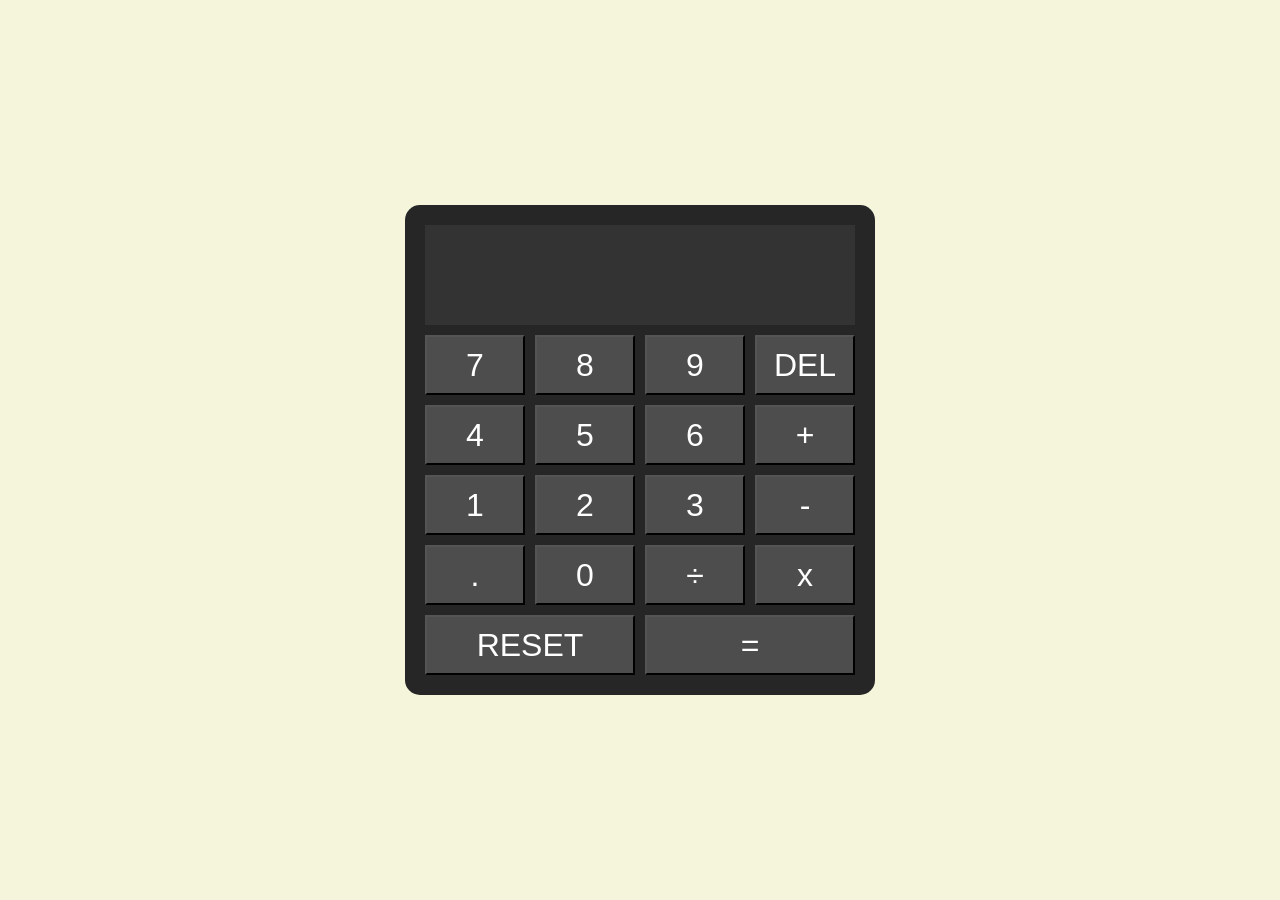
<file: Calculator/index.html>
<!doctype html>
<html lang="en">
  <head>
    <meta charset="UTF-8" />
    <meta name="viewport" content="width=device-width, initial-scale=1.0" />
    <title>Calculator</title>
    <link rel="stylesheet" href="style.css" />
  </head>
  <body>
    <div class="calculator-grid">
      <div class="output">
        <div data-previous-operand class="previous-operand"></div>
        <div data-current-operand class="current-operand"></div>
      </div>
      <button data-number>7</button>
      <button data-number>8</button>
      <button data-number>9</button>
      <button data-delete>DEL</button>
      <button data-number>4</button>
      <button data-number>5</button>
      <button data-number>6</button>
      <button data-operation>+</button>
      <button data-number>1</button>
      <button data-number>2</button>
      <button data-number>3</button>
      <button data-operation>-</button>
      <button data-number>.</button>
      <button data-number>0</button>
      <button data-operation>÷</button>
      <button data-operation>x</button>
      <button data-all-clear class="span-2">RESET</button>
      <button data-equals class="span-2">=</button>
    </div>
    <script src="script.js"></script>
  </body>
</html>
</file>
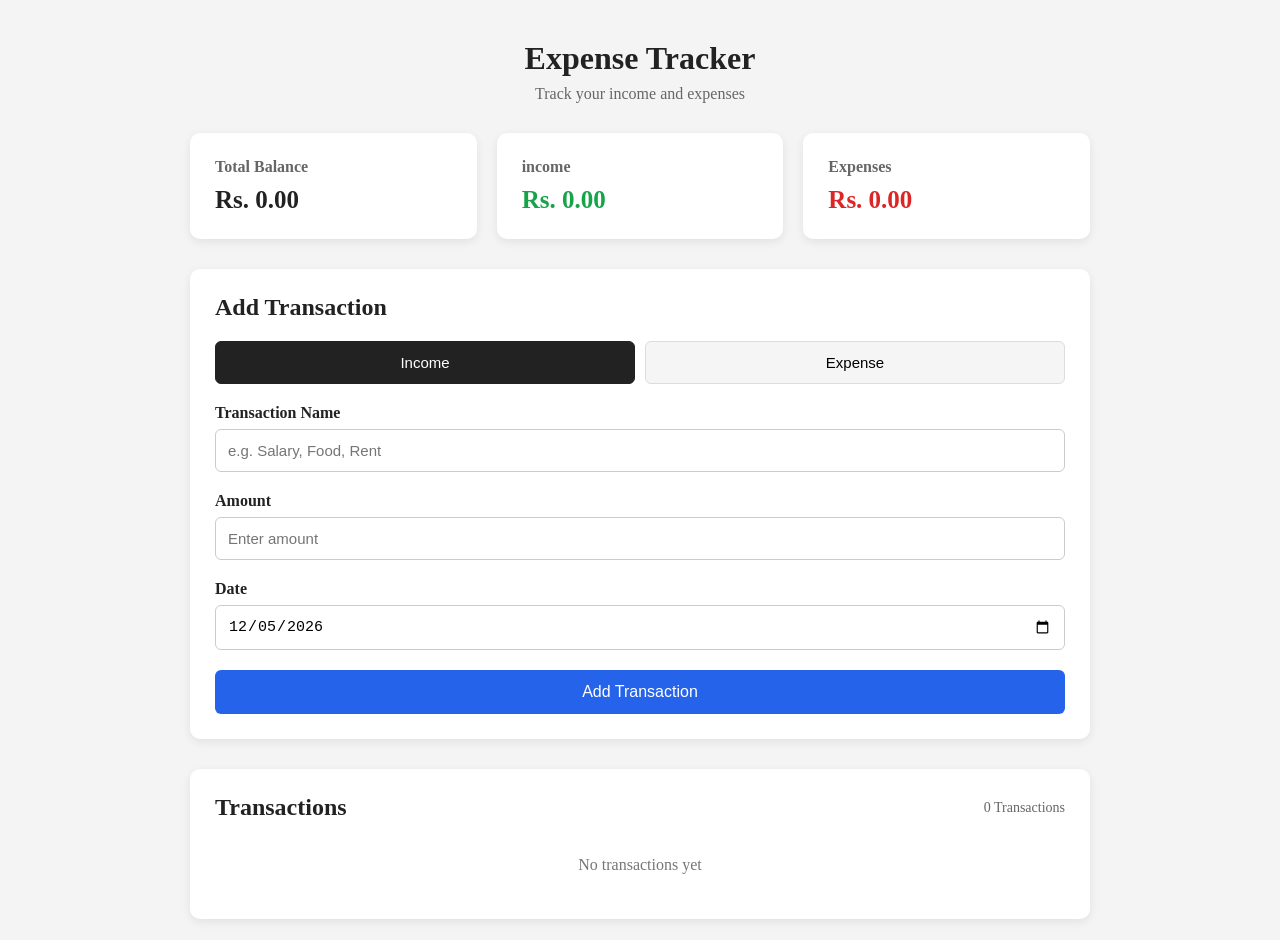
<file: Expense Tracker/index.html>
<!doctype html>
<html lang="en">
  <head>
    <meta charset="UTF-8" />
    <meta name="viewport" content="width=device-width, initial-scale=1.0" />
    <title>Expense Tracker</title>
    <link rel="stylesheet" href="style.css" />
  </head>
  <body>
    <main class="container">
      <header class="header">
        <h1>Expense Tracker</h1>
        <p>Track your income and expenses</p>
      </header>

      <!-- Summary -->
      <section class="summary">
        <div class="summary-card">
          <h3>Total Balance</h3>
          <p id="balance">Rs. 0.00</p>
        </div>

        <div class="summary-card income-card">
          <h3>income</h3>
          <p id="income">Rs. 0.00</p>
        </div>

        <div class="summary-card expense-card">
          <h3>Expenses</h3>
          <p id="expense">Rs. 0.00</p>
        </div>
      </section>

      <!-- Add Transaction -->
      <section class="transaction-form">
        <h2>Add Transaction</h2>
        <div class="type-buttons">
          <button type="button" id="incomeBtn" class="type-btn active">
            Income
          </button>
          <button type="button" id="expenseBtn" class="type-btn">
            Expense
          </button>
        </div>

        <form id="transactionForm">
          <div class="form-group">
            <label for="name">Transaction Name</label>
            <input
              type="text"
              id="name"
              placeholder="e.g. Salary, Food, Rent"
              required
            />
          </div>
          <div class="form-group">
            <label for="amount">Amount</label>
            <input
              type="number"
              id="amount"
              placeholder="Enter amount"
              min="0"
              step="0.01"
              required
            />
          </div>

          <div class="form-group">
            <label for="date">Date</label>
            <input type="date" id="date" required />
          </div>

          <button type="submit" class="submit-btn">Add Transaction</button>
        </form>
      </section>

      <!-- Transactions -->
      <section class="transactions">
        <div class="transactions-header">
          <h2>Transactions</h2>
          <span id="transactionCount">0 Transactions</span>
        </div>

        <div id="transactionList" class="transaction-list">
          <p class="empty-message">No transactions yet</p>
        </div>
      </section>
    </main>
    <script src="script.js"></script>
  </body>
</html>
</file>
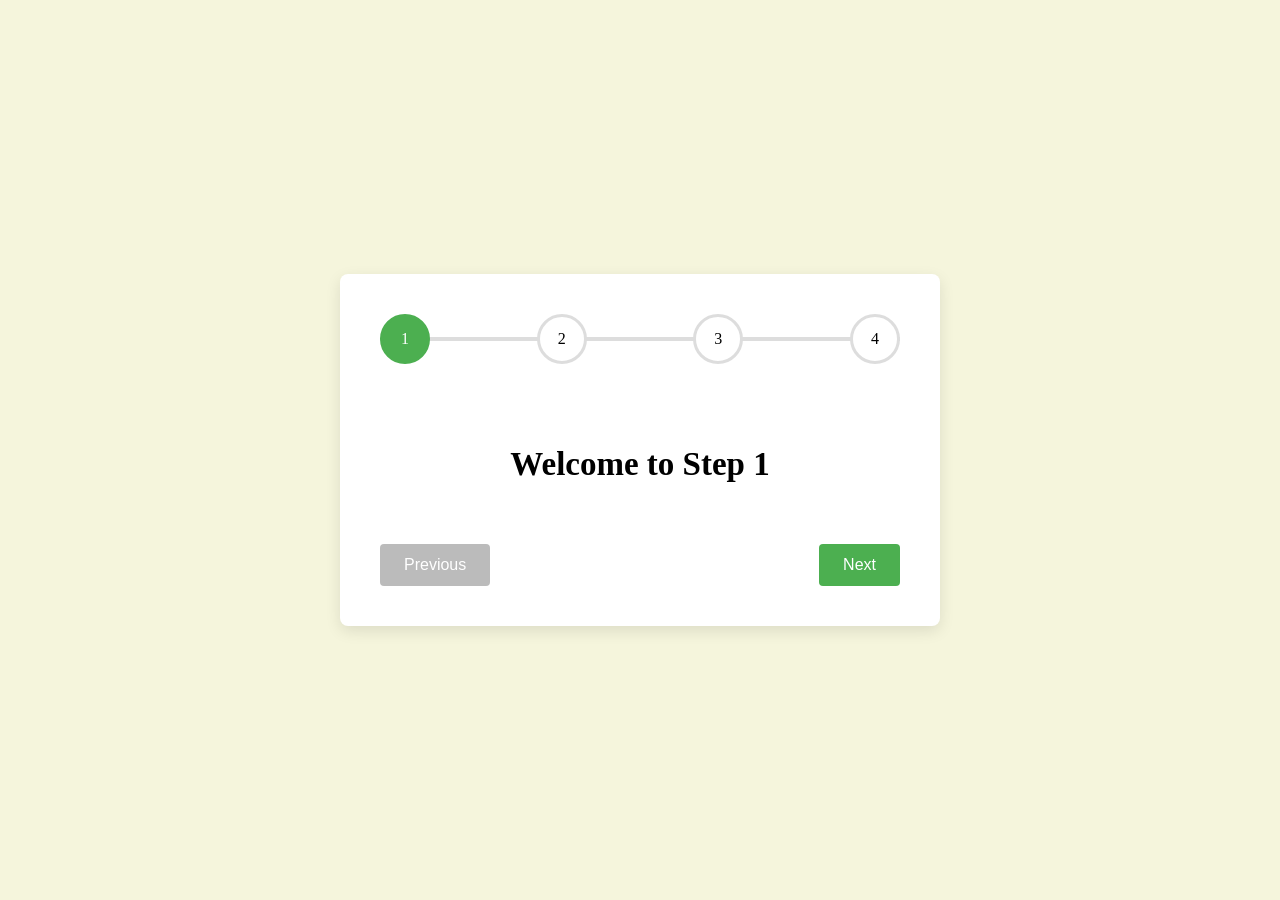
<file: Multi-Step Progress Bar/index.html>
<!doctype html>
<html lang="en">
  <head>
    <meta charset="UTF-8" />
    <meta name="viewport" content="width=device-width, initial-scale=1.0" />
    <title>Multi Step Progress Bar</title>
    <link rel="stylesheet" href="style.css" />
  </head>
  <body>
    <div class="container">
      <!-- Progress Bar -->
      <div class="progress-container">
        <div class="progress" id="progress"></div>
        <div class="circle active">1</div>
        <div class="circle">2</div>
        <div class="circle">3</div>
        <div class="circle">4</div>
      </div>

      <!-- Step Content -->
      <div class="content" id="content">
        <h2>Welcome to Step 1</h2>
      </div>

      <!-- Buttons -->
      <div class="buttons">
        <button id="prev">Previous</button>
        <button id="next">Next</button>
      </div>
    </div>
    <script src="script.js"></script>
  </body>
</html>
</file>
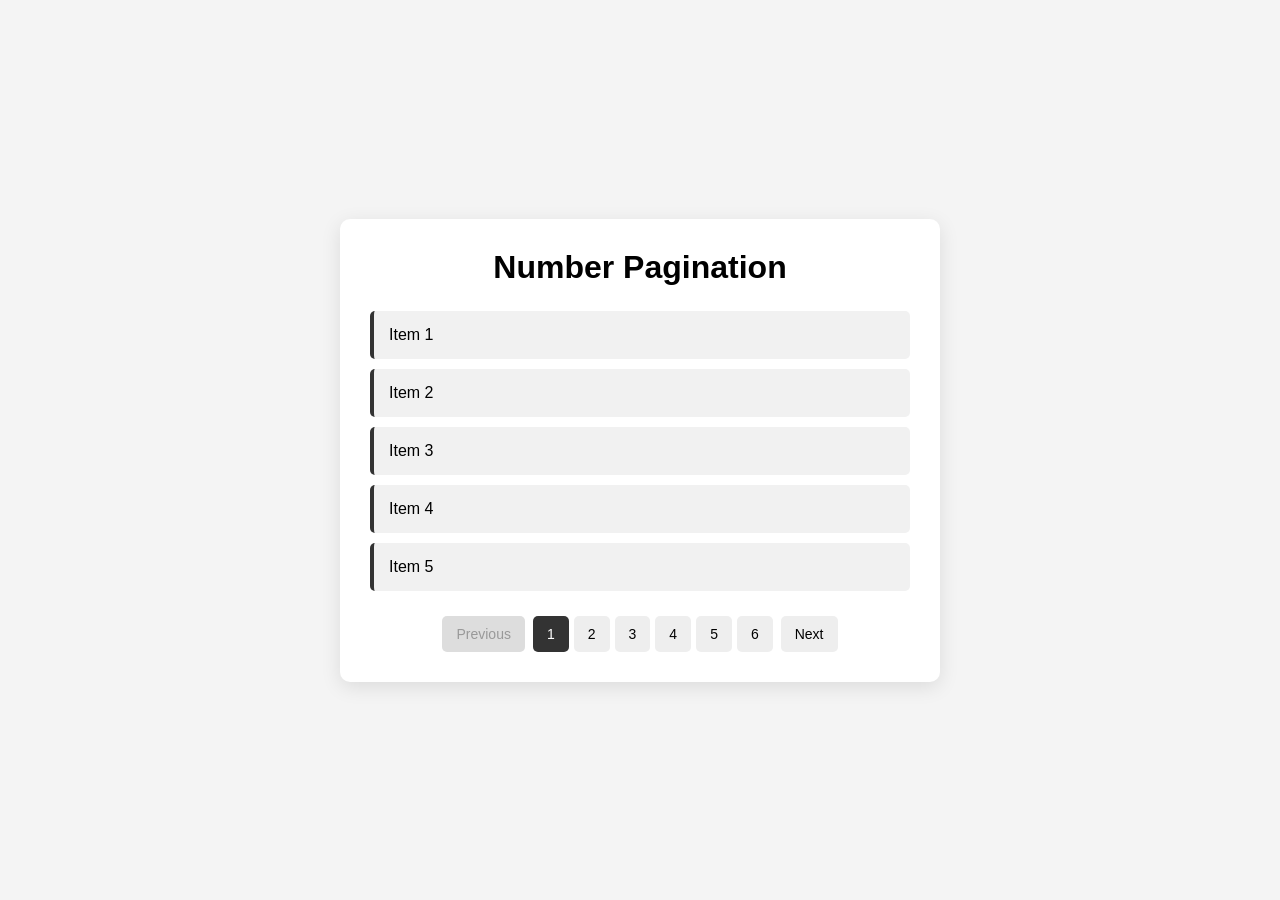
<file: Number Pagination/index.html>
<!doctype html>
<html lang="en">
  <head>
    <meta charset="UTF-8" />
    <meta name="viewport" content="width=device-width, initial-scale=1.0" />
    <title>Number Pagination</title>
    <link rel="stylesheet" href="style.css" />
  </head>
  <body>
    <div class="container">
      <h1>Number Pagination</h1>

      <div id="item-container" class="items"></div>

      <div class="pagination">
        <button id="prev-btn">Previous</button>

        <div id="page-numbers"></div>

        <button id="next-btn">Next</button>
      </div>
    </div>
    <script src="script.js"></script>
  </body>
</html>
</file>
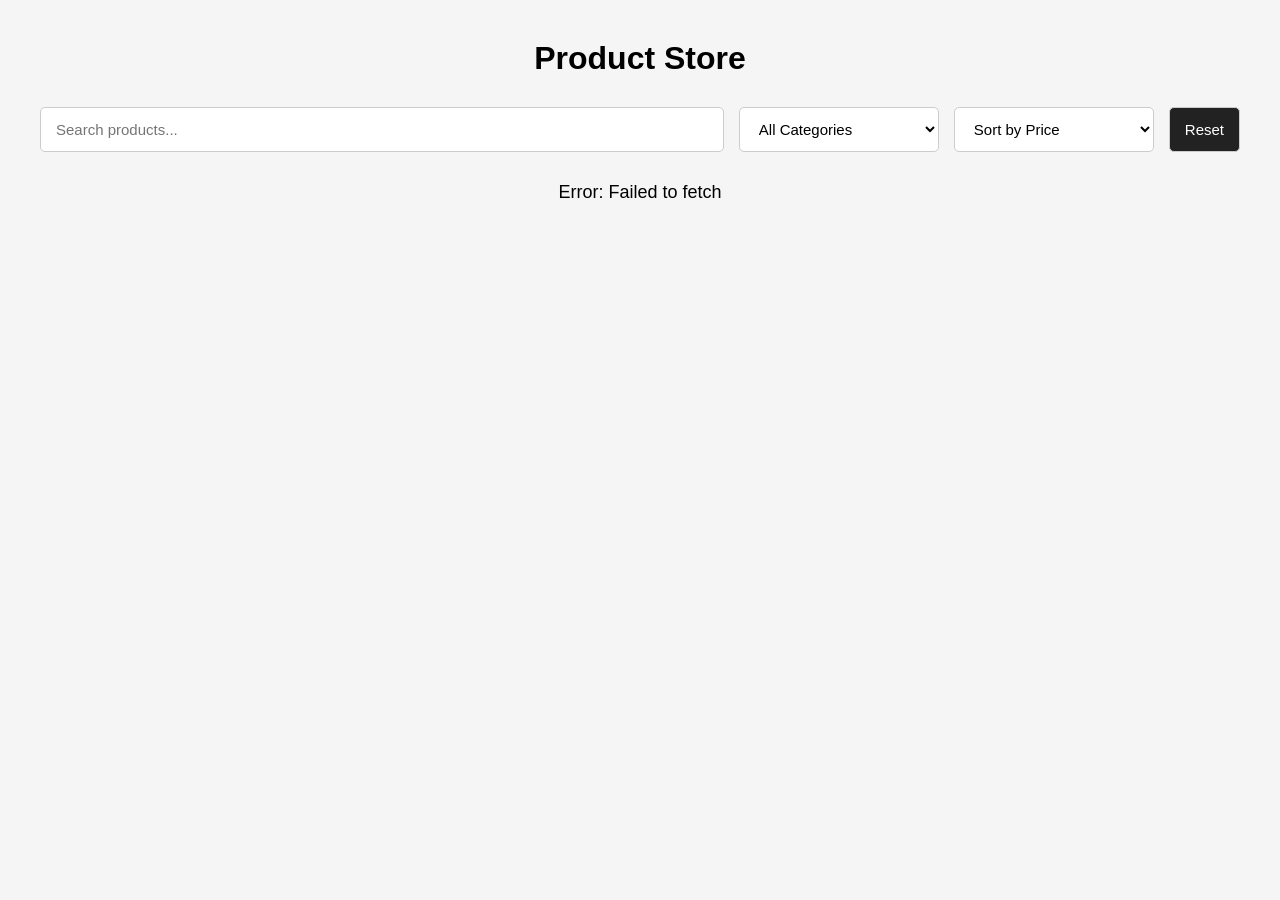
<file: Product Search and Filter with API/index.html>
<!doctype html>
<html lang="en">
  <head>
    <meta charset="UTF-8" />
    <meta name="viewport" content="width=device-width, initial-scale=1.0" />
    <title>Product Search & Filter</title>
    <link rel="stylesheet" href="style.css" />
  </head>
  <body>
    <h1>Product Store</h1>

    <div class="filters">
      <input type="text" id="search-input" placeholder="Search products..." />

      <select id="category-filter">
        <option value="all">All Categories</option>
      </select>

      <select id="price-sort">
        <option value="default">Sort by Price</option>
        <option value="low-high">Price: Low to High</option>
        <option value="high-low">Price: High to Low</option>
      </select>

      <button id="reset-btn">Reset</button>
    </div>

    <p id="loading">Loading products...</p>

    <div class="products-container" id="products-container"></div>

    <div class="pagination" id="pagination"></div>

    <script src="script.js"></script>
  </body>
</html>
</file>
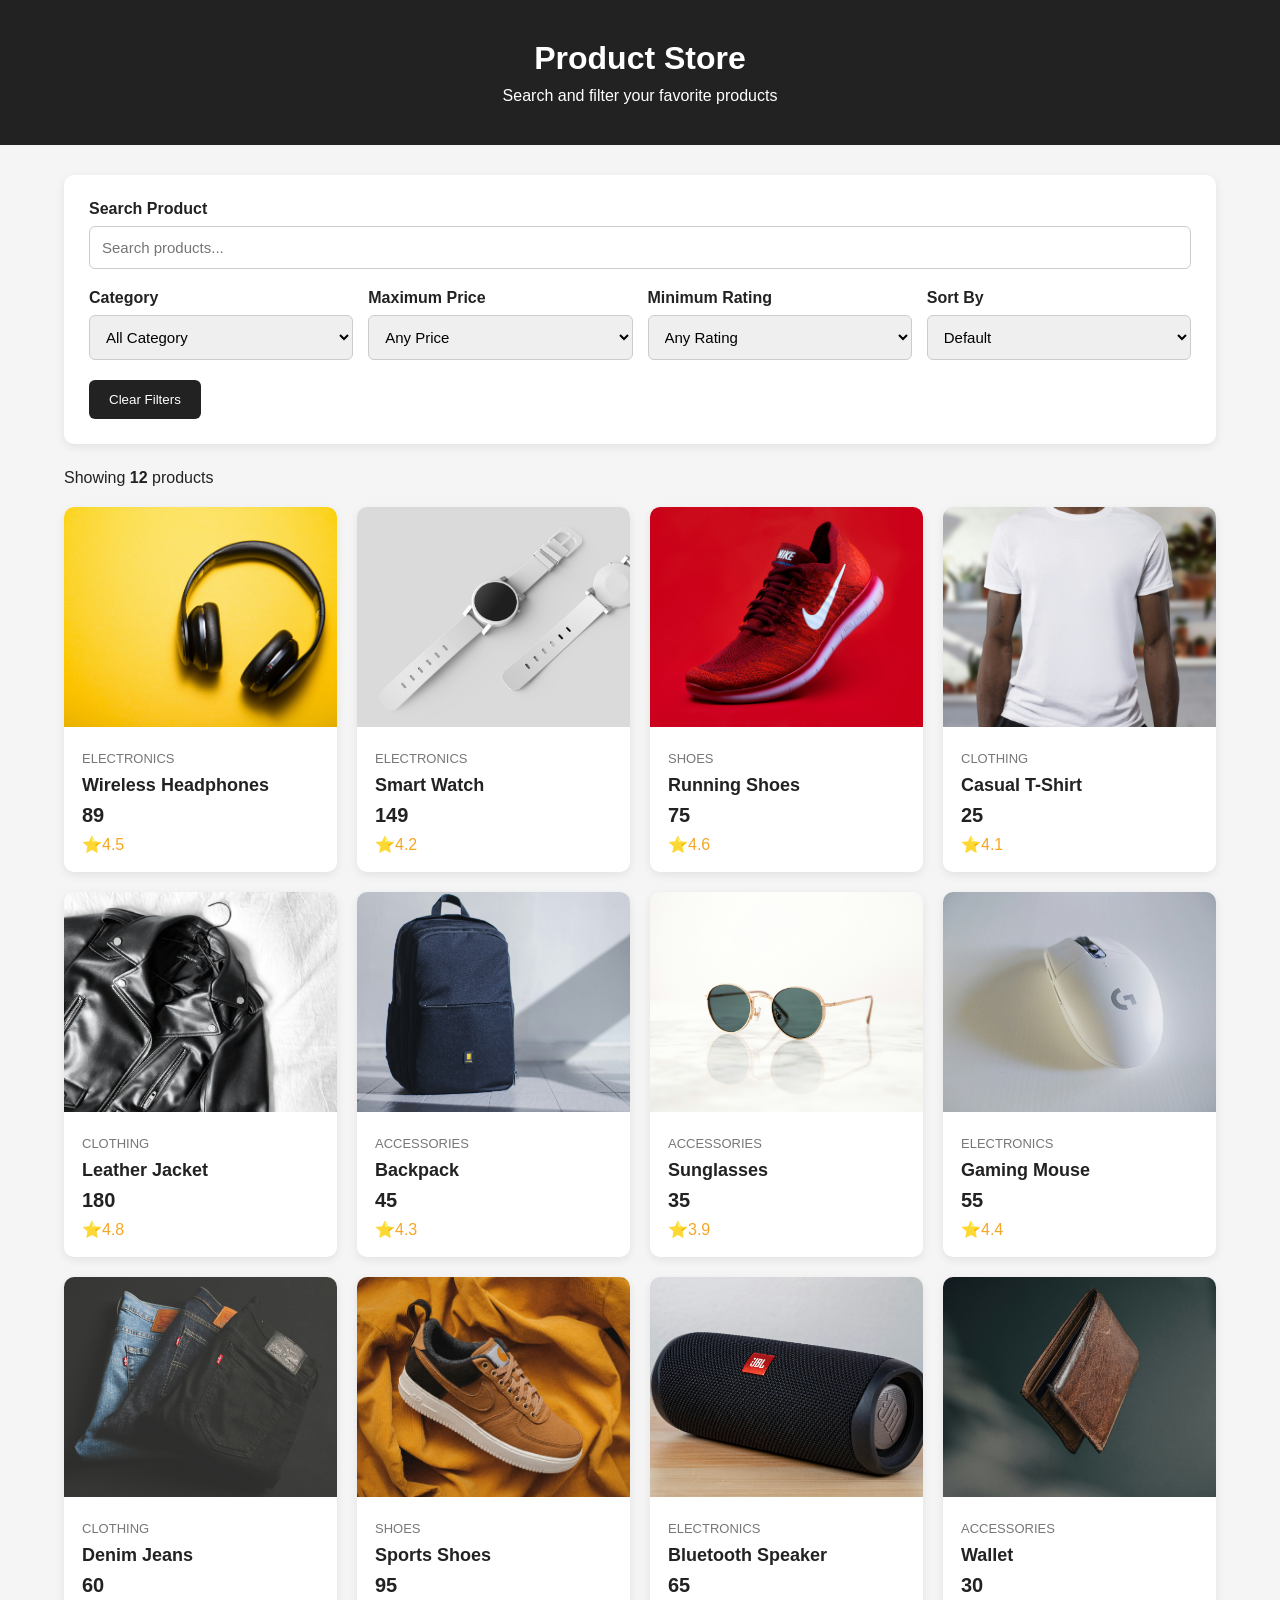
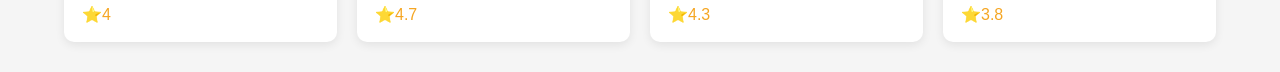
<file: Product Search and Filter/index.html>
<!doctype html>
<html lang="en">
  <head>
    <meta charset="UTF-8" />
    <meta name="viewport" content="width=device-width, initial-scale=1.0" />
    <title>Product Search & Filter</title>
    <link rel="stylesheet" href="style.css" />
  </head>
  <body>
    <header>
      <h1>Product Store</h1>
      <p>Search and filter your favorite products</p>
    </header>

    <main class="container">
      <section class="filter-section">
        <div class="search-box">
          <label for="search">Search Product</label>
          <input type="text" id="search" placeholder="Search products..." />
        </div>

        <div class="filter-group">
          <div>
            <label for="category">Category</label>
            <select id="category">
              <option value="all">All Category</option>
              <option value="electronics">Electronics</option>
              <option value="clothing">Clothing</option>
              <option value="shoes">Shoes</option>
              <option value="accessories">Accessories</option>
            </select>
          </div>
          <div>
            <label for="price">Maximum Price</label>
            <select id="price">
              <option value="all">Any Price</option>
              <option value="50">Under $50</option>
              <option value="100">Under $100</option>
              <option value="200">Under $200</option>
              <option value="500">Under $500</option>
              <option value="50">Under $50</option>
            </select>
          </div>

          <div>
            <label for="rating">Minimum Rating</label>
            <select id="rating">
              <option value="0">Any Rating</option>
              <option value="4">4+ ⭐</option>
              <option value="3">3+ ⭐</option>
              <option value="2">2+ ⭐</option>
            </select>
          </div>

          <div>
            <label for="sort">Sort By</label>
            <select id="sort">
              <option value="default">Default</option>
              <option value="name-asc">Name: A-Z</option>
              <option value="name-desc">Name: Z-A</option>
              <option value="price-low">Price: Low to High</option>
              <option value="price-high">Price: High to Low</option>
              <option value="rating-high">Rating: High to Low</option>
            </select>
          </div>
        </div>
        <button id="clear-btn">Clear Filters</button>
      </section>

      <div class="result-info">
        <p>Showing <strong id="product-count">0</strong> products</p>
      </div>

      <section id="product-container" class="product-container">
        <!-- Products will be generated by JavaScript -->
      </section>

      <div id="no-result" class="no-result">
        <h2>No products found</h2>
        <p>Try changing your search or filters.</p>
      </div>
    </main>
    <script src="script.js"></script>
  </body>
</html>
</file>
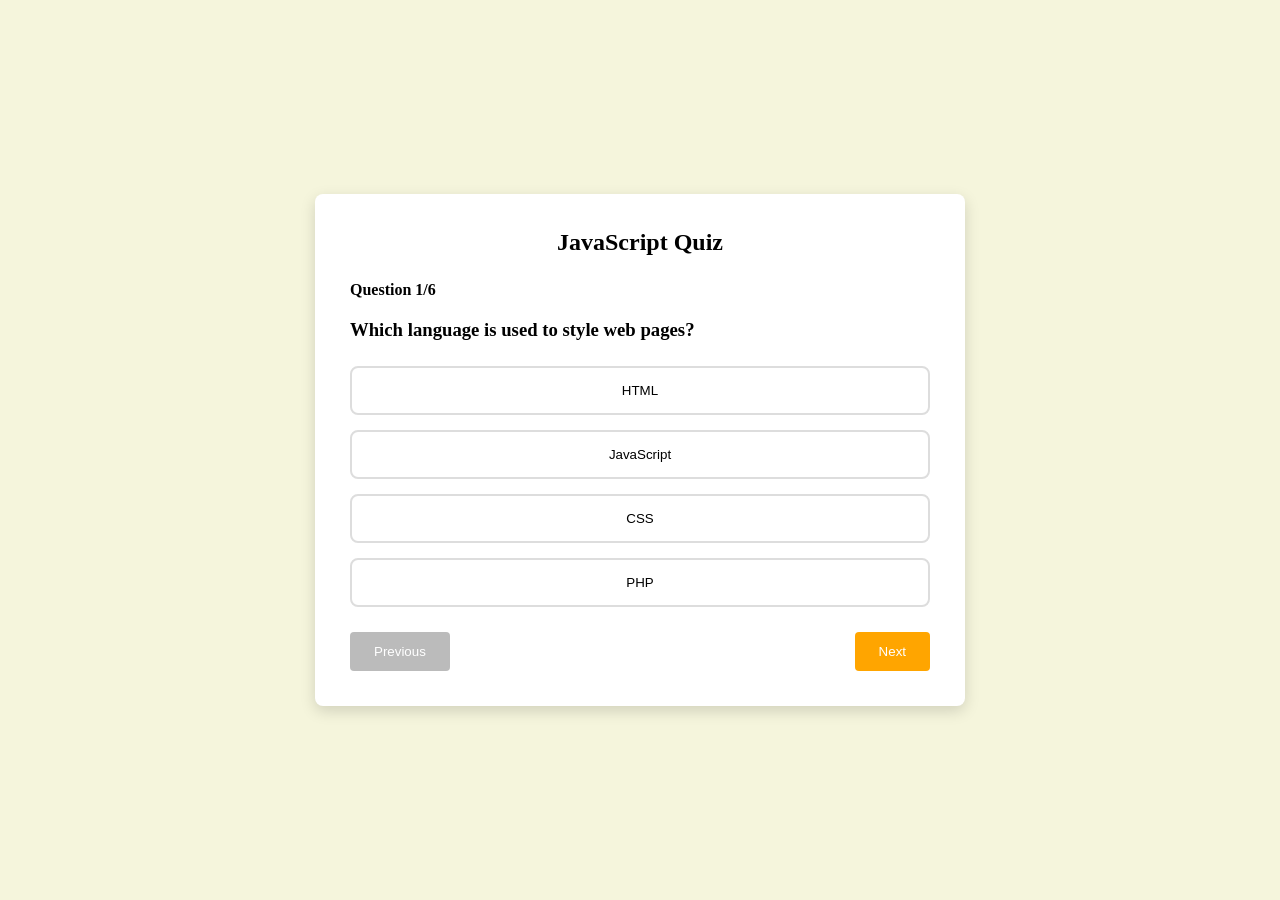
<file: Quiz App/index.html>
<!doctype html>
<html lang="en">
  <head>
    <meta charset="UTF-8" />
    <meta name="viewport" content="width=device-width, initial-scale=1.0" />
    <title>Quiz App</title>
    <link rel="stylesheet" href="style.css" />
  </head>
  <body>
    <div class="container">
      <h2>JavaScript Quiz</h2>
      <div id="quiz">
        <div class="question-number">
          Question <span id="questionNo">1</span>/6
        </div>
        <h3 id="question"></h3>
        <div id="options" class="options"></div>
        <div class="buttons">
          <button id="prev">Previous</button>
          <button id="next">Next</button>
        </div>
      </div>
      <div id="result" class="hidden"></div>
    </div>
    <script src="script.js"></script>
  </body>
</html>
</file>
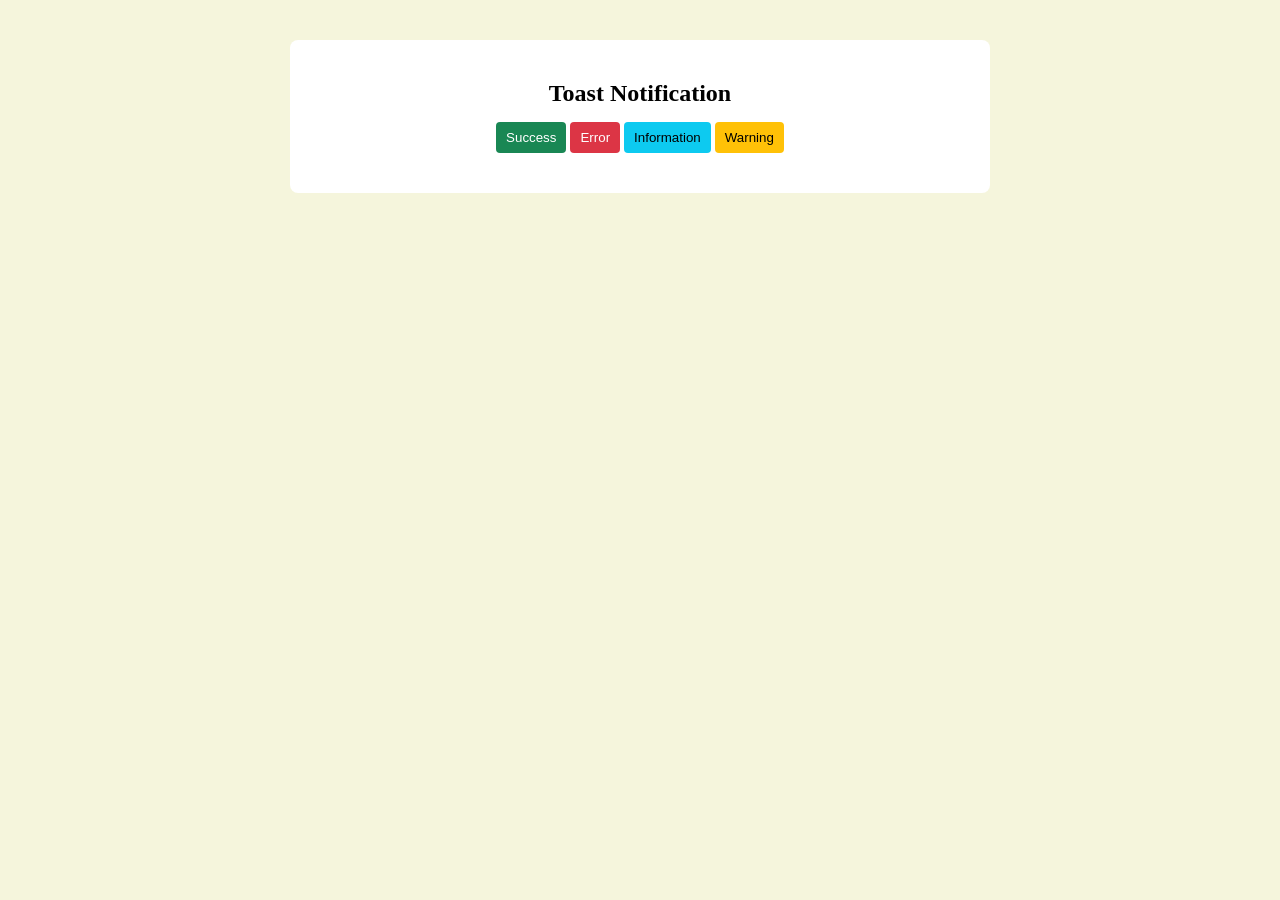
<file: Toast Notification/index.html>
<!doctype html>
<html lang="en">
  <head>
    <meta charset="UTF-8" />
    <meta name="viewport" content="width=device-width, initial-scale=1.0" />
    <title>Toast Notification</title>
    <link
      rel="stylesheet"
      href="https://fonts.googleapis.com/css2?family=Material+Symbols+Outlined:opsz,wght,FILL,GRAD@24,400,0,0"
    />
    <link rel="stylesheet" href="style.css" />
  </head>
  <body>
    <div class="container">
      <h2>Toast Notification</h2>
      <div class="toast-buttons">
        <button class="toast-btn success-btn">Success</button>
        <button class="toast-btn error-btn">Error</button>
        <button class="toast-btn info-btn">Information</button>
        <button class="toast-btn warning-btn">Warning</button>
      </div>
    </div>
    <script src="script.js"></script>
  </body>
</html>
</file>
<file: Calculator/style.css>
* {
  box-sizing: border-box;
  margin: 0;
  padding: 0;
}

body {
  display: flex;
  justify-content: center;
  align-items: center;
  height: 100vh;
  background-color: beige;
}

.calculator-grid {
  max-width: 500px;
  display: grid;
  grid-template-columns: repeat(4, minmax(100px, 1fr));
  grid-auto-rows: minmax(60px, auto);
  gap: 10px;
  padding: 20px;
  border-radius: 15px;
  background-color: hsl(0, 0%, 15%);
}

.output {
  height: 100px;
  min-height: 100px;
  grid-column: 1/ -1;
  background-color: hsl(0, 0%, 20%);
  display: flex;
  flex-direction: column;
  justify-content: space-around;
  align-items: flex-end;
  padding: 10px;
  word-wrap: break-word;
  word-break: break-all;
}

.previous-operand {
  color: rgba(255, 255, 255, 0.75);
  font-size: 1.5rem;
}

.current-operand {
  color: #fff;
  font-size: 2.5rem;
}
.calculator-grid > button {
  font-size: 2rem;
  color: #fff;
  background-color: hsl(0, 0%, 30%);
  cursor: pointer;
}

.calculator-grid > button:hover {
  background-color: hsl(0, 0%, 40%);
}

.span-2 {
  grid-column: span 2;
}
</file>
<file: Expense Tracker/style.css>
* {
  margin: 0;
  padding: 0;
  box-sizing: border-box;
}

body {
  min-height: 100vh;
  color: #222;
  background-color: #f4f4f4;
}

.container {
  width: min(900px, 92%);
  margin: 40px auto;
  /* padding: 20px;
  background-color: #fff;
  border-radius: 20px; */
}

.header {
  text-align: center;
  margin-bottom: 30px;
}

.header h1 {
  font-size: 32px;
  margin-bottom: 8px;
}

.header p {
  color: #666;
}

.summary {
  display: grid;
  grid-template-columns: repeat(3, 1fr);
  gap: 20px;
  margin-bottom: 30px;
}

.summary-card {
  padding: 25px;
  background-color: #fff;
  border-radius: 10px;
  box-shadow: 0 3px 10px rgba(0, 0, 0, 0.08);
}

.summary-card h3 {
  font-size: 16px;
  color: #666;
  margin-bottom: 10px;
}

.summary-card p {
  font-size: 25px;
  font-weight: bold;
}

.income-card p {
  color: #16a34a;
}

.expense-card p {
  color: #dc2626;
}

.transaction-form,
.transactions {
  background-color: #fff;
  padding: 25px;
  border-radius: 10px;
  box-shadow: 0 3px 10px rgba(0, 0, 0, 0.08);
  margin-bottom: 30px;
}

.transaction-form h2,
.transactions h2 {
  margin-bottom: 20px;
}

.type-buttons {
  display: flex;
  gap: 10px;
  margin-bottom: 20px;
}

.type-btn {
  flex: 1;
  padding: 12px;
  border: 1px solid #ddd;
  background-color: #f5f5f5;
  border-radius: 6px;
  cursor: pointer;
  font-size: 15px;
}

.type-btn.active {
  background: #222;
  color: #fff;
  border-color: #222;
}

.form-group {
  margin-bottom: 20px;
}

.form-group label {
  display: block;
  margin-bottom: 7px;
  font-weight: 600;
}

.form-group input {
  width: 100%;
  padding: 12px;
  border: 1px solid #ccc;
  border-radius: 6px;
  font-size: 15px;
  outline: none;
}

.form-group input:focus {
  border-color: #555;
}

.submit-btn {
  width: 100%;
  padding: 13px;
  border: none;
  border-radius: 6px;
  background-color: #2563eb;
  color: #fff;
  font-size: 16px;
  cursor: pointer;
}

.submit-btn:hover {
  background: #1d4ed8;
}

.transactions-header {
  display: flex;
  justify-content: space-between;
  align-items: center;
  margin-bottom: 15px;
}

.transactions-header h2 {
  margin-bottom: 0;
}

#transactionCount {
  color: #666;
  font-size: 14px;
}

.transaction-list {
  display: flex;
  flex-direction: column;
  gap: 10px;
}

.transaction {
  display: flex;
  align-items: center;
  justify-content: space-between;
  padding: 15px;
  border: 1px solid #eee;
  border-radius: 8px;
}

.transaction-info {
  display: flex;
  flex-direction: column;
  gap: 5px;
}

.transaction-name {
  font-weight: bold;
}

.transaction-date {
  color: #777;
  font-size: 13px;
}

.transaction-right {
  display: flex;
  align-items: center;
  gap: 15px;
}

.transaction-amount {
  font-weight: bold;
}

.transaction.income .transaction-amount {
  color: #16a34a;
}

.transaction.expense .transaction-amount {
  color: #dc2626;
}

.delete-btn {
  border: none;
  background: #fee2e2;
  color: #dc2626;
  padding: 8px 12px;
  border-radius: 5px;
  cursor: pointer;
}

.delete-btn:hover {
  background-color: #fecaca;
}

.empty-message {
  text-align: center;
  color: #777;
  padding: 20px;
}

@media (max-width: 700px) {
  .summary {
    grid-template-columns: 1fr;
  }

  .transaction {
    align-items: flex-start;
    gap: 15px;
  }

  .transaction-right {
    flex-direction: column;
    align-items: flex-end;
    gap: 8px;
  }
}
</file>
<file: Multi-Step Progress Bar/style.css>
* {
  margin: 0;
  padding: 0;
  box-sizing: border-box;
}

body {
  height: 100vh;
  display: flex;
  justify-content: center;
  align-items: center;
  background-color: beige;
}

.container {
  width: 600px;
  background: #fff;
  padding: 40px;
  border-radius: 8px;
  box-shadow: 0 5px 15px rgba(0, 0, 0, 0.1);
}

.progress-container {
  display: flex;
  justify-content: space-between;
  position: relative;
  margin-bottom: 50px;
}

.progress-container::before {
  content: "";
  position: absolute;
  top: 50%;
  left: 0;
  transform: translateY(-50%);
  width: 100%;
  height: 4px;
  background: #ddd;
  z-index: 1;
}

.progress {
  position: absolute;
  top: 50%;
  left: 0;
  transform: translateY(-50%);
  height: 4px;
  background: #4caf50;
  width: 0%;
  z-index: 2;
  transition: 0.3s;
}

.circle {
  width: 50px;
  height: 50px;
  background: #fff;
  border: 3px solid #ddd;
  border-radius: 50%;
  display: flex;
  justify-content: center;
  align-items: center;
  z-index: 3;
  transition: 0.3s;
}

.circle.active {
  border-color: #4caf50;
  background: #4caf50;
  color: #fff;
}

.content {
  text-align: center;
  min-height: 100px;
  display: flex;
  justify-content: center;
  align-items: center;
  font-size: 22px;
  margin-bottom: 30px;
}

.buttons {
  display: flex;
  justify-content: space-between;
}

button {
  padding: 12px 24px;
  border: none;
  background: #4caf50;
  color: #fff;
  border-radius: 4px;
  cursor: pointer;
  font-size: 16px;
}

button:disabled {
  background: #bbb;
  cursor: not-allowed;
}

button:hover:not(:disabled) {
  filter: brightness(0.9);
}
</file>
<file: Number Pagination/style.css>
* {
  margin: 0;
  padding: 0;
  box-sizing: border-box;
}

body {
  font-family: Arial, sans-serif;
  background: #f4f4f4;
  min-height: 100vh;
  display: flex;
  justify-content: center;
  align-items: center;
}

.container {
  width: 600px;
  background: white;
  padding: 30px;
  border-radius: 10px;
  box-shadow: 0 5px 20px rgba(0, 0, 0, 0.1);
}

h1 {
  text-align: center;
  margin-bottom: 25px;
}

.items {
  display: grid;
  gap: 10px;
  margin-bottom: 25px;
}

.item {
  padding: 15px;
  background: #f1f1f1;
  border-radius: 5px;
  border-left: 4px solid #333;
}

.pagination {
  display: flex;
  justify-content: center;
  align-items: center;
  gap: 8px;
}

.pagination button,
.page-btn {
  border: none;
  padding: 10px 14px;
  background: #eee;
  border-radius: 5px;
  cursor: pointer;
  font-size: 14px;
}

.pagination button:hover:not(.active),
.page-btn:hover {
  background: #ddd;
}

.page-btn.active {
  background: #333;
  color: white;
}

.pagination button:disabled {
  background: #ddd;
  color: #999;
  cursor: not-allowed;
}

#page-numbers {
  display: flex;
  gap: 5px;
}
</file>
<file: Product Search and Filter with API/style.css>
* {
  margin: 0;
  padding: 0;
  box-sizing: border-box;
}

body {
  font-family: Arial, sans-serif;
  background: #f5f5f5;
  padding: 40px 20px;
}

h1 {
  text-align: center;
  margin-bottom: 30px;
}

/* FILTERS */
.filters {
  max-width: 1200px;
  margin: 0 auto 30px;

  display: flex;
  gap: 15px;
  flex-wrap: wrap;
}

.filters input,
.filters select,
.filters button {
  padding: 12px 15px;
  border: 1px solid #ccc;
  border-radius: 5px;
  font-size: 15px;
}

.filters input {
  flex: 1;
  min-width: 200px;
}

.filters select {
  min-width: 200px;
  background: white;
}

.filters button {
  background: #222;
  color: white;
  cursor: pointer;
}

.filters button:hover {
  background: #444;
}

/* PRODUCTS */
.products-container {
  max-width: 1200px;
  margin: auto;

  display: grid;
  grid-template-columns: repeat(auto-fit, minmax(250px, 1fr));

  gap: 20px;
}

.product-card {
  background: white;
  padding: 20px;

  border-radius: 10px;

  box-shadow: 0 4px 10px rgba(0, 0, 0, 0.1);

  display: flex;
  flex-direction: column;
  gap: 12px;
}

.product-card img {
  width: 100%;
  height: 220px;

  object-fit: contain;
}

.product-card h2 {
  font-size: 18px;
  line-height: 1.4;
}

.product-card p {
  color: #555;
  line-height: 1.5;
}

.category {
  color: #777;
  font-size: 14px;
  text-transform: capitalize;
}

.price {
  font-size: 20px;
  font-weight: bold;
}

/* PAGINATION */
.pagination {
  margin-top: 40px;

  display: flex;
  justify-content: center;
  align-items: center;

  gap: 8px;
  flex-wrap: wrap;
}

.page-btn {
  width: 40px;
  height: 40px;

  border: 1px solid #ccc;
  background: white;

  border-radius: 5px;

  cursor: pointer;
  font-size: 15px;
}

.page-btn:hover {
  background: #ddd;
}

.page-btn.active {
  background: #222;
  color: white;
  border-color: #222;
}

.page-btn.active:hover {
  background: #222;
}

.page-btn:disabled {
  opacity: 0.5;
  cursor: not-allowed;
}

/* LOADING */
#loading {
  text-align: center;
  margin: 30px;
  font-size: 18px;
}
</file>
<file: Product Search and Filter/style.css>
* {
  margin: 0;
  padding: 0;
  box-sizing: border-box;
}

body {
  font-family: Arial, sans-serif;
  color: #222;
  background-color: #f5f5f5;
}

header {
  text-align: center;
  background-color: #222;
  color: #fff;
  padding: 40px 20px;
}

header h1 {
  margin-bottom: 10px;
}

.container {
  width: 90%;
  max-width: 1200px;
  margin: 30px auto;
}

.filter-section {
  padding: 25px;
  border-radius: 10px;
  margin-bottom: 25px;
  margin-bottom: 25px;
  background-color: #fff;
  box-shadow: 0 3px 10px rgba(0, 0, 0, 0.08);
}

.search-box {
  margin-bottom: 20px;
}

label {
  display: block;
  margin-bottom: 8px;
  font-weight: bold;
}

input,
select {
  width: 100%;
  padding: 12px;
  border: 1px solid #ccc;
  border-radius: 6px;
  font-size: 15px;
}

.filter-group {
  display: grid;
  grid-template-columns: repeat(4, 1fr);
  gap: 15px;
}

#clear-btn {
  margin-top: 20px;
  padding: 12px 20px;
  border: none;
  background-color: #222;
  color: #fff;
  border-radius: 6px;
  cursor: pointer;
}

#clear-btn:hover {
  background-color: #444;
}

.result-info {
  margin-bottom: 20px;
}

.product-container {
  display: grid;
  grid-template-columns: repeat(4, 1fr);
  gap: 20px;
}

.product-card {
  background-color: #fff;
  border-radius: 10px;
  overflow: hidden;
  box-shadow: 0 3px 10px rgba(0, 0, 0, 0.08);
  transition: transform 0.2s;
}

.product-card:hover {
  transform: translateY(-5px);
}

.product-card img {
  width: 100%;
  height: 220px;
  object-fit: cover;
}

.product-info {
  padding: 18px;
}

.product-category {
  color: #777;
  font-size: 13px;
  text-transform: uppercase;
}

.product-name {
  margin: 8px 0;
  font-size: 18px;
}

.product-price {
  font-size: 20px;
  font-weight: bold;
  margin-bottom: 8px;
}

.product-rating {
  color: #f5a623;
}

.no-result {
  display: none;
  text-align: center;
  padding: 50px;
  background-color: #fff;
  border-radius: 10px;
}

.no-result.show {
  display: block;
}

@media (max-width: 900px) {
  .filter-group {
    grid-template-columns: repeat(2, 1fr);
  }

  .product-container {
    grid-template-columns: repeat(2, 1fr);
  }
}

@media (max-width: 600px) {
  .filter-group {
    grid-template-columns: 1fr;
  }
  .product-container {
    grid-template-columns: 1fr;
  }
}
</file>
<file: Quiz App/style.css>
* {
  margin: 0;
  padding: 0;
  box-sizing: border-box;
}

body {
  background: beige;
  display: flex;
  justify-content: center;
  align-items: center;
  min-height: 100vh;
}

.container {
  width: 650px;
  background: #fff;
  padding: 35px;
  border-radius: 8px;
  box-shadow: 0 5px 15px rgba(0, 0, 0, 0.15);
}

h2 {
  text-align: center;
  margin-bottom: 25px;
}

.question-number {
  font-weight: bold;
  margin-bottom: 20px;
}

#question {
  margin-bottom: 25px;
}

.options button {
  display: block;
  width: 100%;
  margin-bottom: 15px;
  padding: 15px;
  border: 2px solid #ddd;
  color: #000;
  background: #fff;
  cursor: pointer;
  text-align: center;
  border-radius: 8px;
  transition: 0.3s;
}

.options button:hover {
  background: #f7f7f7;
}

.correct {
  background: #4caf50 !important;
  border-color: #4caf50;
}

.wrong {
  background: #f44336 !important;
  border-color: #f44336;
}

.buttons {
  display: flex;
  justify-content: space-between;
  margin-top: 25px;
}

button {
  padding: 12px 24px;
  border: none;
  background: orange;
  color: #fff;
  cursor: pointer;
  border-radius: 4px;
}

button:disabled {
  background: #bbb;
  cursor: not-allowed;
}

.hidden {
  display: none;
}

#result {
  text-align: center;
}

#result h2 {
  margin-bottom: 20px;
}

#result p {
  font-size: 20px;
  margin: 12px 0;
}
</file>
<file: Toast Notification/style.css>
* {
  box-sizing: border-box;
  margin: 0;
  padding: 0;
}

body {
  background-color: beige;
  display: flex;
  justify-content: center;
  align-items: center;
  /* height: 100vh; */
}

.container {
  margin-top: 40px;
  width: 700px;
  text-align: center;
  padding: 40px;
  border-radius: 8px;
  background-color: #fff;
}

h2 {
  margin-bottom: 15px;
}

.toast-btn {
  padding: 8px 10px;
  border: none;
  border-radius: 4px;
  cursor: pointer;
}

.toast-btn:hover {
  filter: brightness(0.9);
}

.success-btn {
  color: #fff;
  background-color: #198754;
}

.error-btn {
  color: #fff;
  background-color: #dc3545;
}

.info-btn {
  color: #000;
  background-color: #0dcaf0;
}

.warning-btn {
  color: #000;
  background-color: #ffc107;
}

.toast {
  position: fixed;
  top: 20px;
  right: 20px;
  background-color: #fff;
  padding: 5px;
  border-radius: 4px;
  box-shadow: -1px 1px 10px rgba(0, 0, 0, 0.3);
  z-index: 999;
  cursor: pointer;
  animation:
    slideInRight 0.3s ease-in-out forwards,
    fadeOut 0.5s ease-in-out forwards 5s;
  transform: translateX(110%);
}

.toast.toast-success {
  background-color: #55cb94;
}

.toast.toast-success .toast-progress {
  background-color: #198754;
}

.toast.toast-error {
  background-color: #e08e96;
}

.toast.toast-error .toast-progress {
  background-color: #dc3545;
}

.toast.toast-info {
  background-color: #8dd1de;
}

.toast.toast-info .toast-progress {
  background-color: #0dcaf0;
}

.toast.toast-warning {
  background-color: #f0d278;
}

.toast.toast-warning .toast-progress {
  background-color: #ffc107;
}

.toast-content-wrapper {
  display: flex;
  align-items: center;
}

.toast-icon {
  margin-right: 5px;
}

.toast-progress {
  position: absolute;
  bottom: 0;
  left: 0;
  display: block;
  background: #b7b7b7;
  height: 4px;
  width: 100%;
  animation: toastProgress 3s ease-in-out forwards;
}

@keyframes slideInRight {
  0% {
    transform: translateX(110%);
  }
  75% {
    transform: translateX(-10%);
  }
  100% {
    transform: translateX(0%);
  }
}

@keyframes fadeOut {
  0% {
    opacity: 1;
  }
  100% {
    opacity: 0;
  }
}

@keyframes toastProgress {
  0% {
    width: 100%;
  }
  100% {
    width: 0%;
  }
}
</file>
